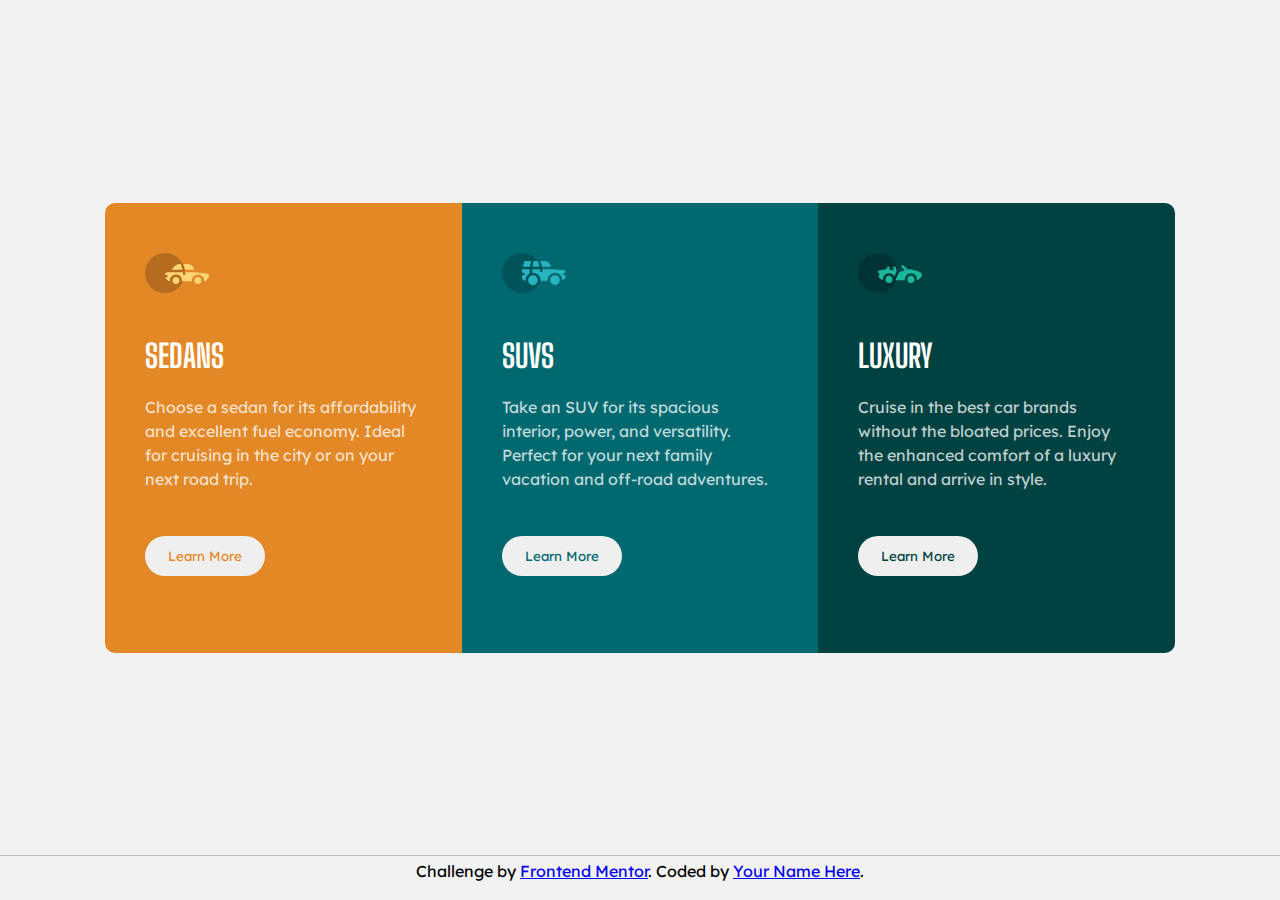
<file: 3-column-preview-card-component-main/index.html>
<!DOCTYPE html>
<html lang="es">

<head>
  <meta charset="UTF-8">
  <meta name="viewport" content="width=device-width, initial-scale=1.0">
  <!-- displays site properly based on user's device -->

  <link rel="icon" type="image/png" sizes="32x32" href="./images/favicon-32x32.png">

  <title>Frontend Mentor | 3-column preview card component</title>

  <link rel="preconnect" href="https://fonts.googleapis.com">
  <link rel="preconnect" href="https://fonts.gstatic.com" crossorigin>
  <link href="https://fonts.googleapis.com/css2?family=Big+Shoulders+Display:wght@700&family=Lexend+Deca&display=swap"
    rel="stylesheet">

  <link rel="stylesheet" href="styles/style.css">

</head>

<body>

  <main class="container">

    <article class="card card--orange">

      <img src="./images/icon-sedans.svg" alt="Sedans" class="card-image">

      <h1 class="card-title">Sedans</h1>

      <p class="card-content">
        Choose a sedan for its affordability and excellent fuel economy. Ideal for cruising in the city
        or on your next road trip.
      </p>

      <button type="button" class="button">Learn More</button>

    </article>

    <article class="card card--cyan">

      <img src="./images/icon-suvs.svg" alt="SUVs" class="card-image">

      <h1 class="card-title">SUVs</h1>

      <p class="card-content">
        Take an SUV for its spacious interior, power, and versatility. Perfect for your next family vacation 
        and off-road adventures.
      </p>

      <button type="button" class="button">Learn More</button>

    </article>

    <article class="card card--dark-cyan">
      
      <img src="./images/icon-luxury.svg" alt="luxury" class="card-image">
      
      <h1 class="card-title">Luxury</h1>

      <p class="card-content">
        Cruise in the best car brands without the bloated prices. Enjoy the enhanced comfort of a luxury 
        rental and arrive in style.
      </p>

      <button type="button" class="button">Learn More</button>

    </article>

  </main>

  <footer class="attribution">
    Challenge by <a href="https://www.frontendmentor.io?ref=challenge" target="_blank">Frontend Mentor</a>.
    Coded by <a href="#">Your Name Here</a>.
  </footer>
</body>

</html>
</file>
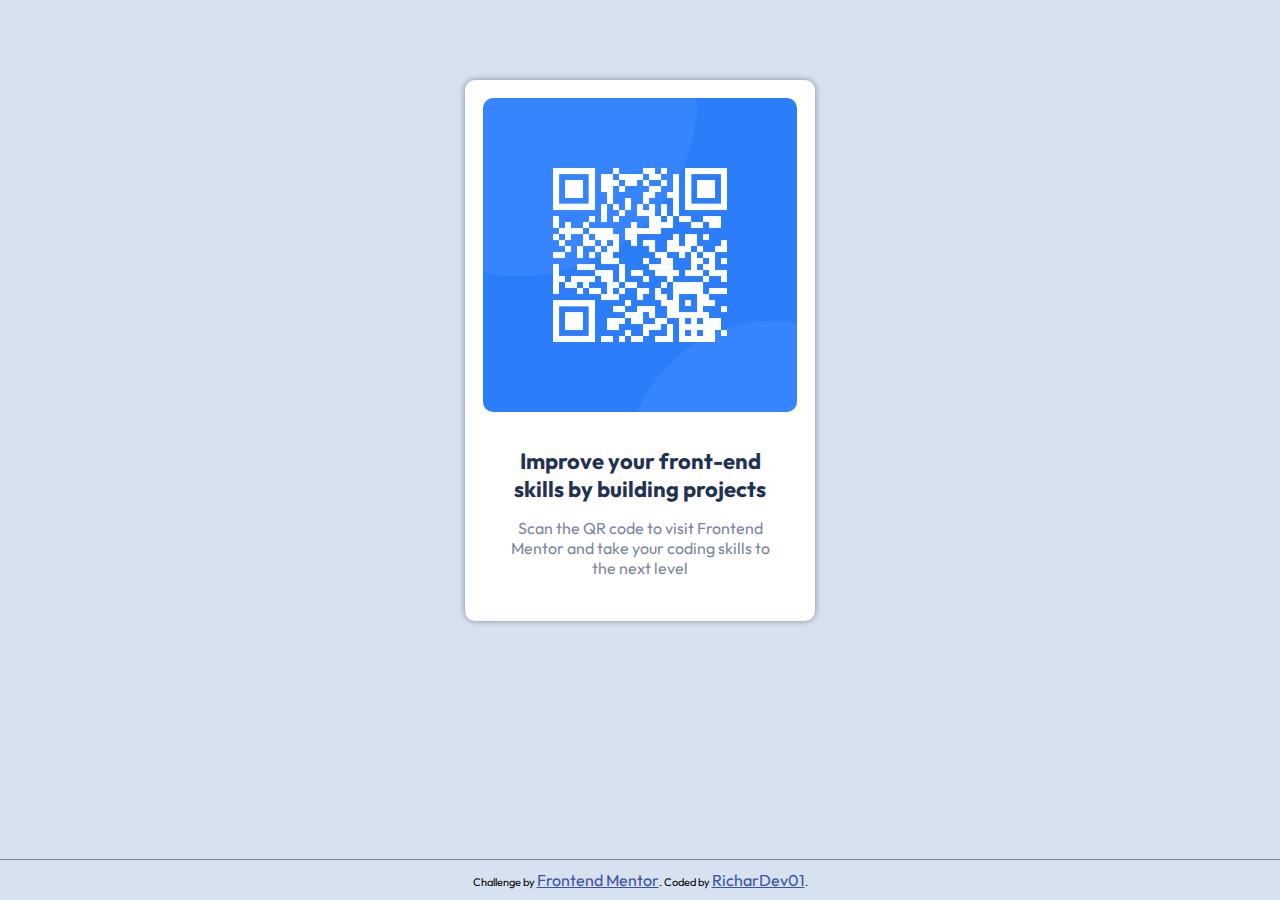
<file: ComponenteCodigoQR/index.html>
<!DOCTYPE html>
<html lang="es">

<head>
  <meta charset="UTF-8">
  <meta name="viewport" content="width=device-width, initial-scale=1.0">
  <!-- displays site properly based on user's device -->

  <link rel="icon" type="image/png" sizes="32x32" href="./images/favicon-32x32.png">

  <link rel="preconnect" href="https://fonts.googleapis.com">
  <link rel="preconnect" href="https://fonts.gstatic.com" crossorigin>
  <link href="https://fonts.googleapis.com/css2?family=Outfit:wght@400;700&display=swap" rel="stylesheet">

  <!-- my styles -->
  <link rel="stylesheet" href="./styles/style.css">

  <title>Frontend Mentor | QR code component</title>


</head>

<body>

  <main class="main-content">

    <article class="card-qr-code">

      <section class="card-qr-code__image-container">
        <img src="./images/image-qr-code.png" title="QR Code component Image" alt="QR Code component Image"
          class="image-container__image">
      </section>

      <section class="card-qr-code__content">
        <h1 class="content__title">Improve your front-end skills by building projects</h1>
        <p class="content__text">Scan the QR code to visit Frontend Mentor and take your coding skills to the next level
        </p>
      </section>

    </article>

  </main>


  <footer class="attribution">
    Challenge by <a href="https://www.frontendmentor.io?ref=challenge" target="_blank">Frontend Mentor</a>.
    Coded by <a href="https://github.com/RicharDev01" target="_blank">RicharDev01</a>.
  </footer>

</body>

</html>
</file>
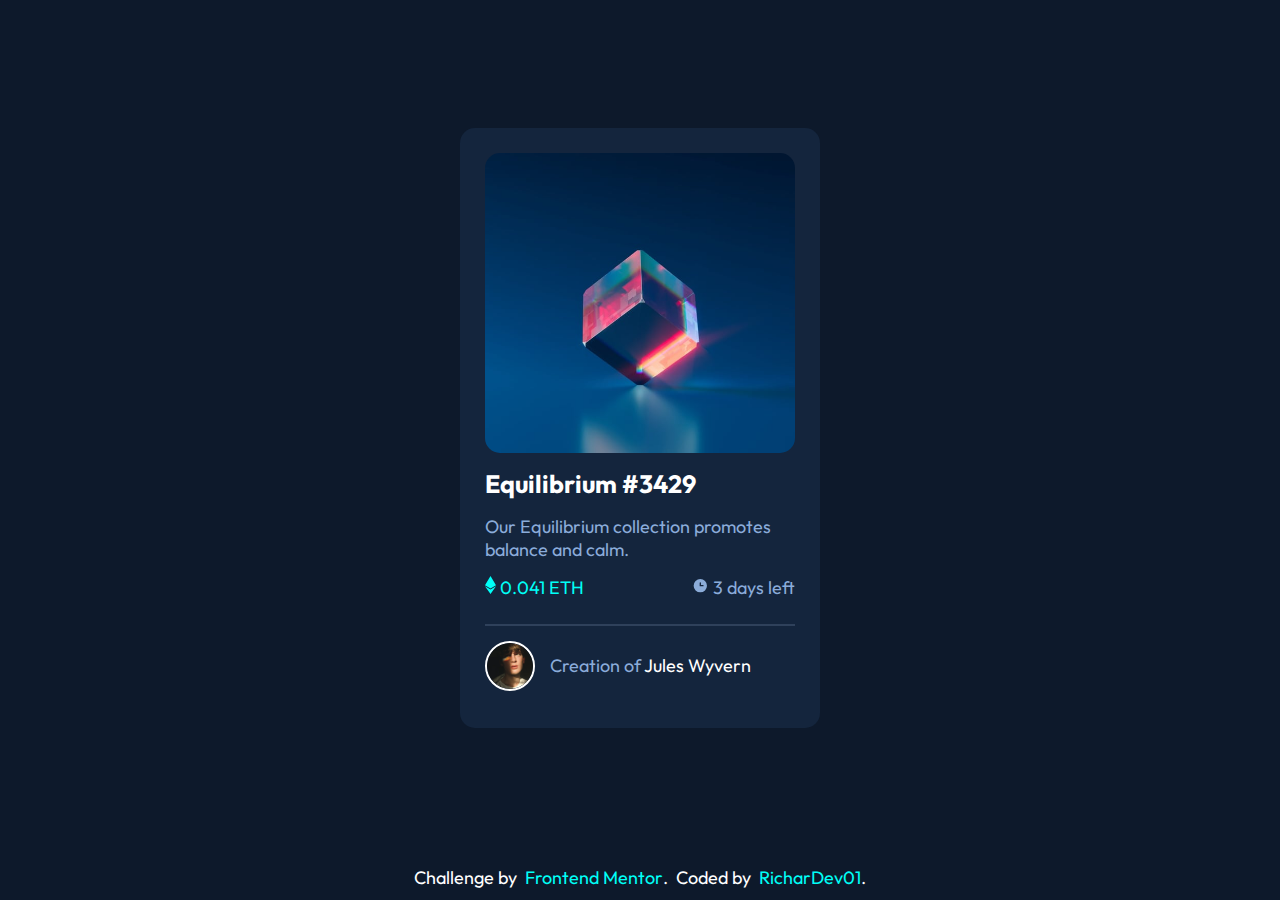
<file: nft-preview-card-component/index.html>
<!DOCTYPE html>
<html lang="es">

<head>
  <meta charset="UTF-8">
  <meta name="viewport" content="width=device-width, initial-scale=1.0">
  <!-- displays site properly based on user's device -->

  <link rel="icon" type="image/png" sizes="32x32" href="./images/favicon-32x32.png">

  <title>NFT preview card component | Frontend Mentor</title>

  <!-- fonts -->
  <link rel="preconnect" href="https://fonts.googleapis.com">

  <link rel="preconnect" href="https://fonts.gstatic.com" crossorigin>

  <link href="https://fonts.googleapis.com/css2?family=Outfit:wght@400;700&display=swap" rel="stylesheet">

  <!-- styles  -->
  <link rel="stylesheet" href="./styles/style.css">

</head>

<body>

  <main class="container">

    <article class="card">

      <!-- seccion de imagen de la carta -->
      <section class="card-container-image">
        <img src="./images/image-equilibrium.jpg" 
        alt="equilibrium image" class="card-image">
        <div class="card-image-hover">
          <img src="./images/icon-view.svg" alt="view">
        </div>
      </section>

      <!-- seccion de textos descriptivos de la carta -->
      <section class="card-content">
        <h1 class="card-title">Equilibrium #3429</h1>
        <p class="card-text"> Our Equilibrium collection promotes balance and calm.</p>
      </section>

      <!-- seccion de datos sobre el NFT de la carta -->
      <section class="card-data">
        <span class="card-cost">
          <img src="./images/icon-ethereum.svg" alt="ethereum">
          0.041 ETH
        </span>
        <span class="card-date">
          <img src="./images/icon-clock.svg" alt="clock">
          3 days left
        </span>
      </section>

      <!-- seccion de pie de carta, informacion del creador del NTF -->
      <section class="card-footer">

        <img src="./images/image-avatar.png" 
        alt="profile of the creator" class="card-footer-creator-image">
        
        <p class="card-footer-creator-info">
          <span >Creation of</span>
          <a href="#" >Jules Wyvern</a>
        </p>

      </section>

    </article>

  </main>

  <footer class="attribution">
    Challenge by &nbsp; <a href="https://www.frontendmentor.io?ref=challenge" target="_blank">Frontend Mentor</a>.&nbsp;
    Coded by &nbsp;<a href="https://github.com/RicharDev01">RicharDev01</a>.
  </footer>

</body>

</html>
</file>
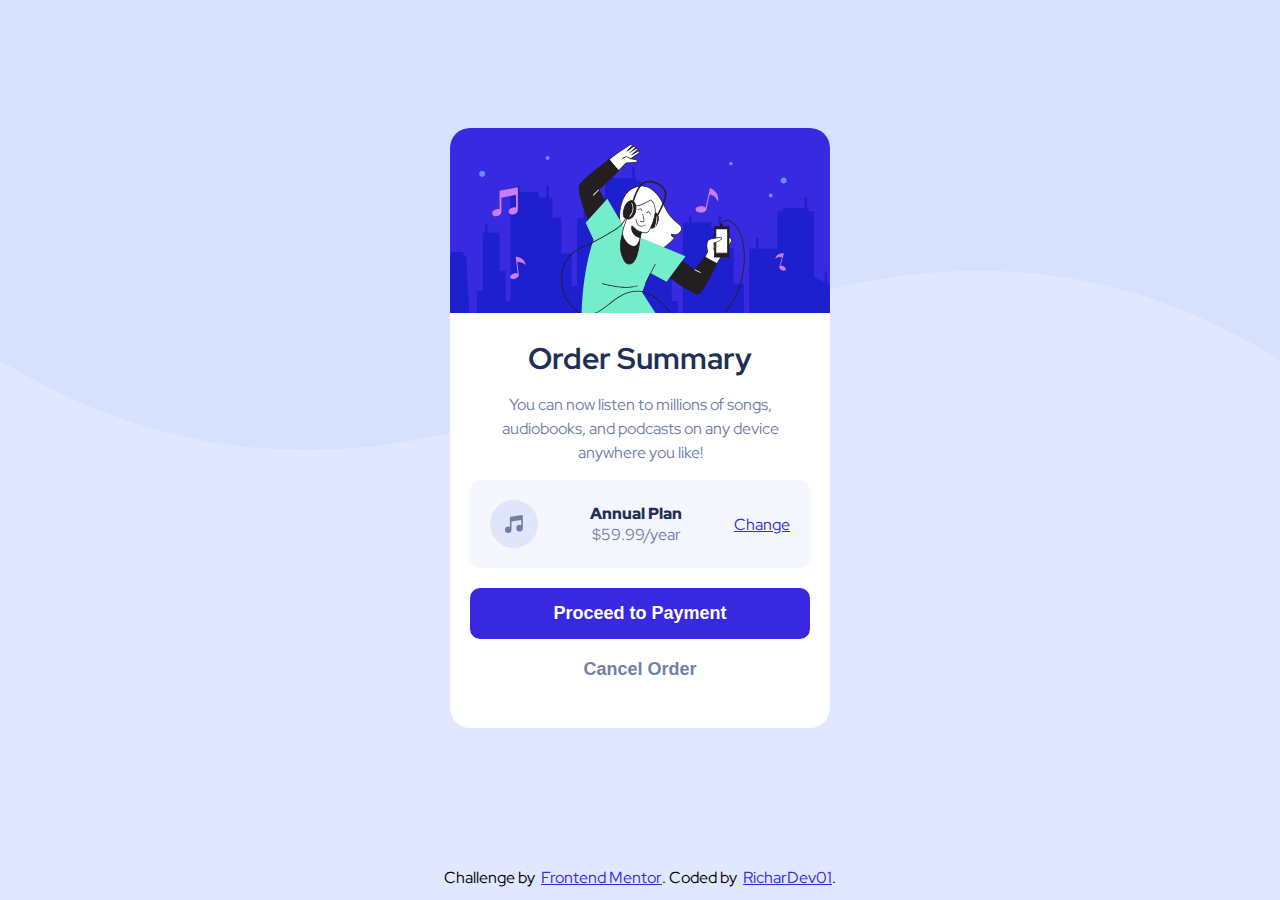
<file: order-summary-component-main/index.html>
<!DOCTYPE html>
<html lang="es">

<head>
  <meta charset="UTF-8">
  <meta name="viewport" content="width=device-width, initial-scale=1.0">
  <!-- displays site properly based on user's device -->

  <link rel="icon" type="image/png" sizes="32x32" href="./images/favicon-32x32.png">

  <title>Frontend Mentor | Order summary card</title>

  <!-- fonts -->
  <link rel="preconnect" href="https://fonts.googleapis.com">
  <link rel="preconnect" href="https://fonts.gstatic.com" crossorigin>
  <link href="https://fonts.googleapis.com/css2?family=Red+Hat+Display:wght@500;700;900&display=swap" rel="stylesheet">

  <!-- styles 👍 -->
  <link rel="stylesheet" href="./styles/style.css">


</head>

<body>

  <picture class="pattern">
    <source media="(min-width: 1200px)" srcset="./images/pattern-background-desktop.svg">
    <source media="(min-width: 375px)" srcset="./images/pattern-background-mobile.svg">
    <img src="./images/pattern-background-mobile.svg" alt="pattern waves" >
  </picture>

  <main class="container">

    <article class="card-summary">

      <section class="header">
        <img src="./images/illustration-hero.svg" alt="illustration hero" class="card-summary__image">
      </section>

      <section class="body">
        <h1 class="card-summary__title">Order Summary</h1>
        <p class="card-summary__paragraph">
          You can now listen to millions of songs, audiobooks, and podcasts on any
          device anywhere you like!
        </p>

        <section class="card-summary__plan-container">
          <img class="plan-container__icon" src="./images/icon-music.svg" >

          <div class="plan-container__description">
            <p>Annual Plan</p>
            <span class="price">$59.99/year</span>
          </div>

          <a href="#" class="plan-container__change">Change</a>
        </section>

      </section>

      <section class="footer">
        <button type="button" class="btn btn--primary">Proceed to Payment</button>
        <button type="button" class="btn btn--flat">Cancel Order</button>
      </section>

    </article>

  </main>

  <footer class="attribution">
    Challenge by &nbsp;<a href="https://www.frontendmentor.io?ref=challenge" target="_blank">Frontend Mentor</a>.
    Coded by &nbsp;<a href="#">RicharDev01</a>.
  </footer>

</body>

</html>
</file>
<file: 3-column-preview-card-component-main/styles/style.css>
:root {

  --bright-orange: hsl(31, 77%, 52%);
  --dark-cyan: hsl(184, 100%, 22%);
  --very-dark-cyan: hsl(179, 100%, 13%);

  --white: hsl(255, 100%, 100%);
  --white-alpha: hsla(255, 100%, 100%, 0.75);
  --bg-color: hsl(0, 0%, 95%);

  --font-z: 1.6rem;
  --font-title: 'Big Shoulders Display', cursive;
  --font-text: 'Lexend Deca', sans-serif;

}

*{
  padding: 0;
  margin: 0;
  box-sizing: border-box;
}

html { font-size: 62.5%; }

body {
  font-size: var(--font-z);
  font-family: var(--font-text);
  background-color: var(--bg-color);
}

/** ************  ************ */
/** ***** CONTAINER ***** */
/** ************  ************ */
.container {
  width: 100%;
  display: grid;
  align-items: center;
  padding: 1.5rem;
}

/** ************  ************ */
/** ***** CARDS ***** */
/** ************  ************ */
.card {
  height: 45rem;
  padding: 3rem 4rem;
  color:hsla(255, 100%, 100%, 0.75);
}

.card--orange {
  background-color: var(--bright-orange);
  border-radius: 1rem 1rem 0 0;
  color: var(--bright-orange);
}
.card--cyan {
  color: var(--dark-cyan);
  background-color: var(--dark-cyan);
}

.card--dark-cyan {
  background-color: var(--very-dark-cyan);
  border-radius: 0 0 1rem 1rem;
  color: var(--very-dark-cyan);
}

.card-title { 
  font-family: var(--font-title);
  font-size: calc(var(--font-z)*2);
  color: var(--white);
  text-transform: uppercase;
}

.card-image, .card-title, .card-content {
  margin-top: 2rem;
  margin-bottom: 2rem;
}
.card-content {
  line-height: 1.5;
  color: var(--white-alpha);
}

.button {
  width: 12rem;
  height: 4rem;
  padding: 1rem;
  font-family: var(--font-text);
  border-radius: 2rem;
  border:none;
  color: inherit;
  margin-top: 2.5rem;
  transition: background-color 0.3s, color 0.3s;
  cursor: pointer;
}
.button:hover {
  background-color: inherit;
  color:var(--white);
  border: 0.2rem solid;
}

/** ************  ************ */
/** ***** media queries 1200px ***** */
/** ************  ************ */
@media (min-width: 800px) {
  .container {
    height: 95vh;
    grid-template-columns: 1fr 1fr 1fr;
  }
  .card--dark-cyan { border-radius: 0 1rem 1rem 0; }
  .card--orange { border-radius: 1rem 0 0 1rem; }
}

@media (min-width: 1100px) {
  .container {
    width: 110rem;
    margin: 0 auto;
  }
}

.attribution{
  text-align: center;
  padding: 0.5rem;
  border-top: 1px solid hsl(100, 0%, 75%);
}
</file>
<file: ComponenteCodigoQR/styles/style.css>
/* VARIABLES */
:root {
  --light-gray: hsl(212, 45%, 89%);
  --grayish-blue: hsl(220, 15%, 55%);
  --dark-blue: hsl(218, 44%, 22%);
  --white: hsl(0, 0%, 100%);
}
html {
  font-size: 62.5%;
  font-family: "Outfit", sans-serif;
}
/* RESET */
* {
  box-sizing: border-box;
  margin: 0;
  padding: 0;
  font-size: 1.6rem;
}

body {
  display: flex;
  align-items: center;
  flex-wrap: wrap;
  min-height: 100vh;
  background-color: var(--light-gray);
}
/* MAIN CONTENT */
.main-content {
  width: 100vw;
  display: flex;
  justify-content: center;
  align-content: center;
}
.card-qr-code {
  width: 35rem;
  background-color: var(--white);
  border-radius: 1rem;
  padding: 1.8rem;
  box-shadow: 0 0 0.6rem var(--grayish-blue);
}
.card-qr-code__image-container {
  width: auto;
  overflow: hidden;
  border-radius: 1rem;
}

.image-container__image {
  width: 100%;
  display: block;
  object-fit: cover;
}

.card-qr-code__content {
  margin-top: 2rem;
  margin-bottom: 1rem;
  text-align: center;
  padding: 1.5rem;
}

.content__title {
  font-size: 2.2rem;
  margin-bottom: 1.5rem;
  color: var(--dark-blue);
}
.content__text {
  color: var(--grayish-blue);
  
}

/* FOOTER */
.attribution {
  width: 100vw;
  align-self: flex-end;
  font-size: 1.1rem;
  text-align: center;
  padding: 1rem;
  border-top: 0.1rem solid var(--grayish-blue);
}
.attribution a {
  color: hsl(228, 45%, 44%);
}
</file>
<file: nft-preview-card-component/styles/style.css>
:root {
  --color-blue: hsl(215,51%, 70%);
  --color-cyan: hsl(178,100%, 50%);
  --color-cyan-alpha: hsla(178,100%, 50%, 50%);

  --bg-color-dark-blue: hsl(217, 54%, 11%);
  --bg-color-card-dark-blue: hsl(216, 50%, 16%);
  --color-line-dark-blue: hsl(215, 32%, 27%);
  --white: hsl(0, 0%, 100%);
  
  --font-f: 'Outfit', sans-serif;
  --font-z: 1.8rem;

}

* {
  margin: 0;
  padding: 0;
  box-sizing: border-box;
}

html {
  font-size: 62.5%;
}

body {
  font-size: var(--font-z);
  font-family: var(--font-f);
  background-color: var(--bg-color-dark-blue);
  color: var(--white);
}

a { color:var(--color-cyan); text-decoration: none;}

.container, .attribution { 
  display: flex;
  justify-content: center;
  align-items: center;

  width: 100vw; 
}

.container { height: 95vh; }
.attribution { height: 5vh; }

/** CARD */
.card {
  width: 36rem;
  height: 60rem;

  padding: 2.5rem;
  border-radius: 1.5rem;

  background-color: var(--bg-color-card-dark-blue);
} 

/* ************* ************* */
/** seccion de imagen de la carta */
/* ************* ************* */
.card-container-image {
  position: relative;
  width: 100%;
  height: 30rem;
  overflow: hidden;
  border-radius: 1.5rem;
  cursor: pointer;
}

.card-image { width: 100%; }

.card-image-hover {
  display: flex;
  justify-content: center;
  align-items: center;
  
  position: absolute;
  top: 0;

  width: 100%;
  height: 100%;
  border-radius: 50%;

  background-color: var(--color-cyan-alpha);
  transform: scale(0);
  transition: transform .4s, border-radius .4s;
}
.card-container-image:hover .card-image-hover{
  transform: scale(1);
  border-radius: 0;
}

/* ************* ************* */
/** seccion de textos descriptivos de la carta */
/* ************* ************* */
.card-title { 
  margin: 1.5rem 0;
  font-size: 2.5rem;
  transition: color .3s;
}
.card-title:hover{
  cursor: pointer;
  color:var(--color-cyan);
}
.card-text {
  color: var(--color-blue);
  margin-bottom: 1.5rem;
}

/* ************* ************* */
/** seccion de datos sobre el NFT de la carta */
/* ************* ************* */
.card-data {
  display: flex;
  justify-content: space-between;
  margin-bottom: 1.5rem;
}
.card-cost {color:var(--color-cyan);}

.card-date {color:var(--color-blue);}

/* ************* ************* */
/** seccion de pie de carta, informacion del creador del NTF */
/* ************* ************* */
.card-footer {
  display: flex;
  align-items: center;

  margin-top: 2.5rem;
  padding-top: 1.5rem;
  border-top: 0.2rem solid var(--color-line-dark-blue);
  color:var(--color-blue);
}

.card-footer-creator-image {
  width: 5rem;
  height: 5rem;
  border: 0.2rem solid var(--white);
  border-radius: 50%;
  margin-right: 1.5rem;
}

.card-footer-creator-info a{color:var(--white);}
.card-footer-creator-info a:hover{color:var(--color-cyan);}
</file>
<file: order-summary-component-main/styles/style.css>
:root {
  /* primary */
  --pale-blue: hsl(225, 100%, 94%);
  --bight-blue: hsl(245, 75%, 52%);
  --bight-blue-hover: hsl(245, 86%, 66%);
  
  /* neutral */
  --ver-pale-blue: hsl(225, 100%, 98%);
  --desaturated-blue: hsl(224, 23%, 55%);
  --dark-blue: hsl(223, 47%, 23%);
  --white: hsl(0, 0%, 100%);

  --font-family: 'Red Hat Display', sans-serif;
}

* {
  margin: 0;
  padding: 0;
  box-sizing: border-box;
  font-size: 1.6rem;
}

html {font-size: 62.5%;}

body {
  background-color: var(--pale-blue);
  font-family: var(--font-family);
}
a {color: var(--bight-blue);}

.pattern {
  position: absolute;
  z-index: -1;
  width: 100vw;
  height: 50%;
}
.pattern img {height: 100%; width: 100%;}

/* mobile 375px */
.container, .attribution{
  display: flex;
  justify-content: center;
  align-items: center;
  width: 100vw;
}
.container { height: 95vh; }

/** ************ ************* */
/** **** card summary **** */
/** ************ ************* */
.card-summary {
  width: 38rem;
  border-radius: 2rem;
  height: 60rem;

  background-color: var(--white);
}


/** ************ ************* */
/** **** card summary header **** */
/** ************ ************* */
.card-summary__image {
  display: inline-block;
  width: 100%;
  border-radius: 2rem 2rem 0 0;
}


/** ************ ************* */
/** **** card summary body **** */
/** ************ ************* */
.body {
  margin: 2rem;
  text-align: center;
}
.card-summary__title {
  font-size: 3rem;
  color: var(--dark-blue);
  margin-bottom: 1.5rem;
}
.card-summary__paragraph {
  color: var(--desaturated-blue);
  line-height: 1.5;
  margin-bottom: 1.5rem;
}
.card-summary__plan-container {
  display: flex;
  justify-content: space-between;
  align-items: center;
  border-radius: 1rem;
  margin-bottom: 1rem;
  padding: 2rem;
  background-color: var(--ver-pale-blue);
}
.plan-container__description p {
  color:var(--dark-blue);
  font-weight: 900;
}
.plan-container__description .price {color: var(--desaturated-blue);}

.plan-container__change:hover {
  text-decoration: none;
  color: var(--bight-blue-hover);
}

/** ************ ************* */
/** **** card summary footer **** */
/** ************ ************* */
.card-summary .footer {
  display: flex;
  flex-direction: column;
  margin: 2rem;
}
.btn {
  font-size: 1.8rem;
  padding: 1.5rem;
  border-radius: 1rem;
  font-weight: 700;
  margin-bottom: 0.5rem;
  border:none;
  outline: none;
  cursor: pointer;
}

.btn--primary {
  color: var(--white);
  background-color: var(--bight-blue);
}
.btn--flat {
  background-color: transparent;
  color: var(--desaturated-blue);
}
.btn--primary:hover {background-color: var(--bight-blue-hover);}
.btn--flat:hover {color: var(--dark-blue);}

/** ************ ************* */
/** **** page footer **** */
/** ************ ************* */
.attribution {
  height: 5vh;
}
</file>
